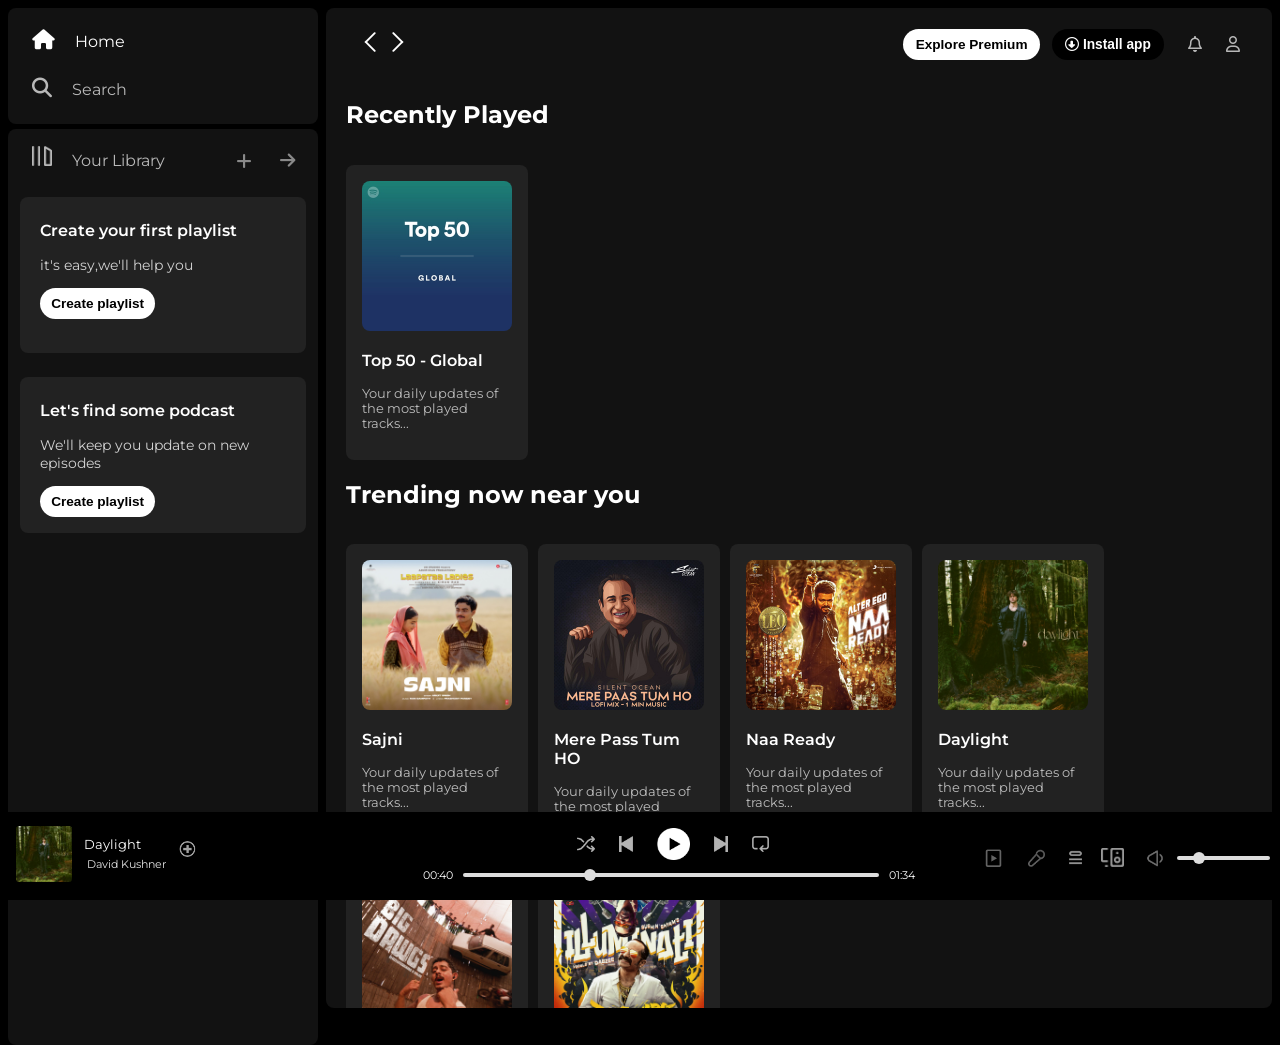
<file: index.html>
<!DOCTYPE html>
<html lang="en">

<head>
    <meta charset="UTF-8" />
    <meta name="viewport" content="width=device-width, initial-scale=1.0" />
    <!-- <link rel="stylesheet" href="bootstrap.min.css"> -->
    <!-- <link rel="stylesheet" href="/icon/icon css/all.min.css"> -->
    <!-- <link rel="stylesheet" href="/icon/icon css/fontawesome.min.css"> -->

    <link rel="stylesheet" href="https://cdnjs.cloudflare.com/ajax/libs/font-awesome/6.6.0/css/all.min.css"
        integrity="sha512-Kc323vGBEqzTmouAECnVceyQqyqdsSiqLQISBL29aUW4U/M7pSPA/gEUZQqv1cwx4OnYxTxve5UMg5GT6L4JJg=="
        crossorigin="anonymous" referrerpolicy="no-referrer" />
    <!-- <link rel="stylesheet" href="https://cdn.jsdelivr.net/npm/bootstrap@5.3.3/dist/css/bootstrap.min.css"> -->
    <link rel="preconnect" href="https://fonts.googleapis.com" />
    <link rel="preconnect" href="https://fonts.gstatic.com" crossorigin />
    <link rel="stylesheet" href="https://fonts.googleapis.com/css2?family=Material+Symbols+Outlined:opsz,wght,FILL,GRAD@24,400,0,0" />
    <link href="https://fonts.googleapis.com/css2?family=Montserrat:ital,wght@0,100..900;1,100..900&display=swap"
        rel="stylesheet" />
    <link rel="stylesheet" href="first_project.css" />
    <link rel="icon" href="./project image/logo.png" />
    <title>Spotify - Web Player: Music for everyone</title>



</head>

<body>
    <div class="main">
        <div class="sidebar">
            <div class="nav">
                <div class="nav-option" style="opacity: 1">
                    <i class="fa-solid fa-house"></i>
                    <a href="#">Home</a>
                </div>
                <div class="nav-option">
                    <icon><i class="fa-solid fa-magnifying-glass"></i></icon>
                    <a href="#">Search</a>
                </div>
            </div>
            <div class="library">
                <div class="options">
                    <div class="lib-option nav-option">
                        <img src="project image/library_icon.png" alt="" />
                        <a href="#">Your Library</a>
                    </div>
                    <div class="icon">
                        <i class="fa-solid fa-plus i1"></i>
                        <i class="fa-solid fa-arrow-right i1"></i>
                    </div>
                </div>
                <div class="lib-box">
                    <div class="box">
                        <p class="box-p1">Create your first playlist</p>
                        <p class="box-p2">it's easy,we'll help you</p>
                        <button class="badge">Create playlist</button>
                    </div>
                    <div class="box">
                        <p class="box-p1">Let's find some podcast</p>
                        <p class="box-p2">We'll keep you update on new episodes</p>
                        <button class="badge">Create playlist</button>
                    </div>
                </div>
            </div>
        </div>

        <div class="main-contant ">
            <div class="sticky-nav">
                <div class="nav-icon">
                    <img src="project image/backward_icon.png">
                    <img src="project image/forward_icon.png" class="hide">
                </div>
                <div class="sticky-nav-option">
                    <button class="badge btn hide">Explore Premium</button>
                    <button class="badge btn dark-btn"><i class="fa-regular fa-circle-down"></i> Install app</button>
                    <div class="sticky-nav-icon">
                        <i class="fa-regular fa-bell"></i>
                        <i class="fa-regular fa-user"></i>
                    </div>
                </div>
            </div>

            <h2 class="heading">Recently Played</h2>
            <div class="card-container">
                <div class="card">
                    <img src="project image/card1img.jpeg" class="card-img">
                    <p class="card-title">Top 50 - Global</p>
                    <p class="card-info">Your daily updates of the most played tracks...</p>
                </div>
            </div>

            <h2 class="heading">Trending now near you</h2>
            <div class="card-container">
                <div class="card side">
                    <img src="project image/Sajni (From downloaded from SpotiSongDownloader.com_.jpg" class="card-img">
                    <p class="card-title">Sajni</p>
                    <p class="card-info">Your daily updates of the most played tracks...</p>
                </div>
                <div class="card ">
                    <img src="project image/card3img.jpeg" class="card-img">
                    <p class="card-title">Mere Pass Tum HO</p>
                    <p class="card-info">Your daily updates of the most played tracks...</p>
                </div>
                <div class="card">
                    <img src="project image/card4img.jpeg" class="card-img">
                    <p class="card-title">Naa Ready </p>
                    <p class="card-info">Your daily updates of the most played tracks...</p>
                </div>
                <div class="card">
                    <img src="project image/Daylight downloaded from SpotiSongDownloader.com_.jpg" class="card-img">
                    <p class="card-title">Daylight</p>
                    <p class="card-info">Your daily updates of the most played tracks...</p>
                </div>
                <div class="card">
                    <img src="project image/Big Dawgs downloaded from SpotiSongDownloader.com_.jpg" class="card-img">
                    <p class="card-title">Big Dawgs</p>
                    <p class="card-info">Your daily updates of the most played tracks...</p>
                </div>
                <div class="card">
                    <img src="project image/Illuminati - From downloaded from SpotiSongDownloader.com_.jpg" class="card-img">
                    <p class="card-title">lliuminati</p>
                    <p class="card-info">Your daily updates of the most played tracks...</p>
                </div>
            </div>

            <h2 class="heading">Featured Charts</h2>
            <div class="card-container">
                <div class="card">
                    <img src="project image/card5img.jpeg" class="card-img">
                    <p class="card-title">Top Global</p>
                    <p class="card-info">Your daily updates of the most played tracks...</p>
                </div>
                <div class="card">
                    <img src="project image/card6img.jpeg" class="card-img">
                    <p class="card-title">Top India</p>
                    <p class="card-info">Your daily updates of the most played tracks...</p>
                </div>
                <div class="card">
                    <img src="project image/card1img.jpeg" class="card-img">
                    <p class="card-title">Top 50 - Global</p>
                    <p class="card-info">Your daily updates of the most played tracks...</p>
                </div>
            </div>
            <div class="footer">
                <div class="line">
                    <div class="paragraph">
                        <div class="wrap paragraph">
                            <div class="word">
                                <p class="word-title">Company</p>
                                <ul class="w2"><span>About</span></ul>
                                <ul class="w2"><span>Job</span></ul>
                                <ul class="w2"><span>For the Record</span></ul>
                            </div>
                            <div class="word">
                                <p class="word-title">Communities</p>
                                <ul class="w2"><span>For Artists </span></ul>
                                <ul class="w2"><span>Developers
                                    </span></ul>
                                <ul class="w2"><span>Advertising
                                    </span></ul>
                                <ul class="w2"><span>Investors
                                    </span></ul>
                                <ul class="w2"><span>Vendors
                                    </span></ul>
                            </div>
                            <div class="word">
                                <p class="word-title">Useful links</p>
                                <ul class="w2"><span>Support</span></ul>
                                <ul class="w2"><span>Free Mobile App<span></ul>
                            </div>
                            <div class="word">
                                <p class="word-title">Spotify Plans</p>
                                <ul class="w2"><span>Premium individual</span></ul>
                                <ul class="w2"><span>Premium Duo<span></ul>
                                <ul class="w2"><span>Premium Family<span></ul>
                                <ul class="w2"><span>Premium Student<span></ul>
                                <ul class="w2"><span>Spotify Free<span></ul>
                            </div>
                        </div>
                        <div class="sociallink">
                            <div class="footer-icon">
                                <p class="items"><button class="icon-button">
                                    <a href="https://www.instagram.com/spotify/"> <i class="fa-brands fa-instagram b1"></i></a></button>
                                    <button class="icon-button "> <a href="https://x.com/Spotify"><i class="fa-brands fa-twitter b1"></i></a></button>
                                    <button class="icon-button"><a href="https://www.facebook.com/Spotify/"><i style="margin-right:0;"
                                            class="fa-brands fa-facebook b1"></i></a></button>
                                </p>
                            </div>
                        </div>

                    </div>
                </div>
            </div>
            <div class="footer-line">
                <hr>
            </div>
            <div class="last-title-box">
                <div class="paragraph1">
                    <div class="wrap paragraph1">
                        <p class="word-title1">Legal</p>

                        <p class="word-title1">Safety & Privacy Center</p>

                        <p class="word-title1">Privacy Policy</p>

                        <p class="word-title1">Cookies</p>

                        <p class="word-title1">About</p>


                        <p class="word-title1">Accessibility</p>
                    </div>
                    <div class="footer-last-title word-title2 right">
                        <p class="fa-regular fa-copyright fa-sm md">
                        <p class="word-title12"> 2024 Spotify AW</p>
                        </p>
                    </div>
                </div>
            </div>
        </div>
        <div class="music-player">
            <div class="album">
                <div class="album-img">
                    <div class="music-title"><img src="homework project image/album_picture.jpeg" class="img-song">
                        <a class="music-text">Daylight <div class="opcity">David Kushner</div>
                        </a>
                        <div class="imgclass  music-text-smm"><img src="./homework project image/images.png"
                                class="min"></div>

                    </div>
                </div>
            </div>
            <div class="player">
                        <div class="img-progress ">
                            <img src="project image/player_icon1.png" class="progressimgbar">
                            <img src="project image/player_icon2.png" class="progressimgbar">
                            <img src="project image/player_icon3.png" class="progressimgbar middle" style="height: 2rem;opacity: 1;">
                            <img src="project image/player_icon4.png" class="progressimgbar">
                            <img src="project image/player_icon5.png" class="progressimgbar">
                        </div>
                        <div class="controller">
                            <span class="curr-time">00:40</span>
                            <input type="range" name="music" id="range" min="0" max="100" value="30" step="1" class="prograss_bar">
                            <span class="curr-time">01:34</span>
                        </div>

            </div>
            <div class="progressicon">
                <div class="img-progress-last">
                    <img src="homework project image/controls_icon1.png" class="progressimgbar1" style="height: 2.5rem;">
                    <img src="homework project image/controld_icon2.png" class="progressimgbar1" style="height: 2.5rem;">
                    <img src="homework project image/controls_icon3.png" class="progressimgbar1">
                    <img src="homework project image/controls_icon4.png" class="progressimgbar1">
                    <img src="homework project image/controls_icon5.png" class="progressimgbar1" style="height: 2.5rem;"><input type="range" name="" id=""  value="20"class="prograss_bar-to">
                    <img src="homework project image/album_icon2.png" class="progressimgbar1"style="height: 2.5rem;">
                    <img src="homework project image/Screenshot_2024-08-14_194548-removebg-preview.png" class="progressimgbar1">
                </div>
            </div>

        </div>
    </div>
</body>

</html>
</file>
<file: first_project.css>
body {
    font-family: "Montserrat", sans-serif;
    /* font-family:var(--fallback-fonts,sans-serif); */
    font-optical-sizing: auto;
    font-weight: weight;
    font-style: normal;
    margin: 0;
    color: #fff;   
    background-color: #000;

    padding: 0.5rem 0.5rem;
    
}

.main {
    display: flex;
    height: 100vh;
    
    /* padding: 0.5rem; */

}

.sidebar {
    background-color:#000;
    width:310px;
    border-radius: 0.5rem;
    margin-right: 0.5rem;
    
    
}

.main-contant {
    transform: translateX();
    background-color:#121212;
    flex: 1;
    border-radius: 0.5rem;
        /* 16 px */;
    overflow: auto;
    padding: 0 1.27rem 0 1.27rem;
    bottom:0;
    margin-bottom: -100px;
    /* padding: 0.5rem; */

    
}

a {
    text-decoration: none;
    color: white;
}

.nav {
    background-color: #121212;
    border-radius: 0.5rem;
    display: flex;
    flex-direction: column;
    justify-content: center;
    height: 100px;
    padding: 0.5rem 0.75rem;
    
}

.nav-option {
    /* height: 40px; */
    line-height: 2.0rem;
    opacity: 0.7;
    padding: 0.5rem 0.75rem;
}

.nav-option i {
    font-size: 1.25rem;
}

.nav-option a {
    font-size: 1rem;
    margin-left: 1rem;
}

.nav-option:hover {
    opacity: 1;
}

.library {
    background-color: #121212;
    border-radius: 0.5rem;
    height: 100%;
    margin-top: 0.3rem;
    /* padding: 8px 12px 8px 12px; */
    padding: 0.5rem 0.75rem;

}

.options {
    display: flex;
    justify-content: space-between;
    align-items: center;
}

.lib-option img {
    height: 1.25rem;
    width: 1.25rem;
}

.icon {
    font-size: 1.1rem;
    letter-spacing: 0.7rem;
    opacity: 0.5;
}
.icon:hover {
    opacity: 1;
}

.lib-box .box{
    padding: 0.5rem 1.25rem;
    background-color:#222222;
    border-radius: 0.5rem;
    height: 8.75rem;
    margin-top: 0.75rem;
    margin-bottom: 1.5rem;
    
}
.lib-box .box-p1{
    /* padding: 0 0 0.4rem 0 ; */
    font-weight: 600;
    font-size: 1rem
}
.lib-box .box-p2{
    /* padding: 1rem 0 0 0; */
    opacity: 0.8;
    font-size: 0.9rem;
}
.lib-box .badge{
    /* margin:0.rem  0 0 0 ; */
    padding:0.5rem 0.7rem 0.5rem 0.7rem;
    /* height: 1.8rem; */
    border: none;
    border-radius: 1.563rem;
    font-size: 0.85rem;
    background-color: white;
    font-weight: 600;
    width: fit-content;
    /* margin-bottom: 0.5rem; */

}
.btn{
        /* margin:0.rem  0 0 0 ; */
        padding:0.5rem 0.8rem 0.5rem 0.8rem;
        /* height: 1.8rem; */
        border: none;
        border-radius: 1.563rem;
        font-size: 0.85rem;
        background-color: white;
        font-weight:600;
        width: fit-content;
        /* margin-bottom: 0.5rem; */
}
.dark-btn{
    background-color: #000;
    color: white;
    font-size: 0.86rem;
    transition:0.1s;
}
.dark-btn:hover{
    transform: scale(1);
    font-size: 0.86rem;
    transition:0.1s;
}
.btn:hover{
    transform: scale(1.1);

}

.sticky-nav{
    position:sticky;
    background-color:#121212;
    display: flex;
    justify-content: space-between;
    align-items: center;
    padding: 1rem 0rem 1rem 0rem;
    z-index: 10;
    top: 0;

    
}
.nav-icon{
    margin-left: 0.75rem;
}
.sticky-nav-option{
    display: flex;
    justify-content: center;
    align-items: center;
}
.sticky-nav-option button{
    margin-right:0.75rem ;
}
.sticky-nav-icon{
    display: flex;
    justify-content: center;
    align-items: center;
}
.sticky-nav-icon i{
    margin:0.75rem;
    opacity: 0.7;
}
.sticky-nav-icon i:hover{
    opacity: 1;
}

@media (max-width:1000px){
    .hide{
        display: none;
        /* opacity:0; */
    }
}

.card{
    
    background-color: #222222;
    width: 150px;
    border-radius: 0.5rem;
    padding: 1rem;
    /* margin-left: 0.7rem; */
    /* transform: translateX(10px); */
    margin-top:1rem ;   

    
}

.card-container{
    display: flex;
    flex-wrap: wrap;
    column-gap:10px;
    /* padding: 1rem; */
    /* transform: translateX(10px); */
}
.card-img{
    width: 100%;
    border-radius: 0.5rem;
}
.card-title{
    /* opacity: 0.7; */
    font-weight: 600;
}
.card-info{
font-size: 0.80rem;
opacity: 0.7;
}
.footer{
    height: 300px;
    padding: 2.5rem 0 0 0;
    

}
.line{
    height: 27rem;
    padding: 0.5rem 2rem 2.5rem;
}
.paragraph{
    height: 13rem;
    flex-wrap:wrap;
    display: flex;
    /* justify-content: space-between; */
    justify-content: space-between;
    justify-items: center;
    align-items: start;
    margin-top: 20px;

}
.paragraph1{
    /* height: 13rem; */
    flex-wrap:wrap;
    display: flex;
    justify-content: space-between;
    /* justify-content: space-between; */
    /* justify-items: center; */
    align-items: center;

    /* margin-top: 20px; */
}
.last-title-box{
    transform: translateX(1.901rem);
}
.right{
    /* padding: 0 1.5rem 0 0; */
    transform: translateX(-2rem);

}
.word-title1{
    color: #ffffff;
    opacity: 0.8;
    /* font-weight: 700; */
    /* height: 20px;/ */
    margin: 0rem 1rem 0rem 0rem;
    font-size: 0.8rem;
}
.word-title2{
    color: #ffffff;
    opacity: 0.8;
    /* font-weight: 700; */
    /* height: 20px;/ */
    margin: 0rem 1rem 0rem 0rem;
    font-size: 0.8rem;
}
.word-title1:hover{
    cursor: pointer;
    opacity: 1;
}
.word{
    height:11.25rem;
    width: 10rem;
    margin: 0 1.5rem 2rem 0;
}
.w2{
    padding: 0rem 0rem 0.5rem;
    margin: 0 0 0 0;
    font-size: 15px;
}
.word-title{
    color: #ffffff;
    opacity: 1;
    font-weight: 700;
    height: 22px;
}
.w2 span{
    opacity: 0.8;
}
.w2 span:hover{
    opacity: 1;
    text-decoration: underline;
    cursor: pointer;
}
.footer-icon .items {
    display: flex;
    /* transform: translateX(-20px); */
    /* transform: scale(1.1); */
    /* font-size: 1.5rem; */
    /* padding: 0rem 1.2rem 0rem 0rem; */
    width: 100%;
    flex-wrap: wrap;
    /* justify-items: center;
    align-items: start; */
    place-content: center;

}
.b1{
    border-radius:50% ;
    /* background-color: ; */
    width: fit-content;
    text-align: center;
    padding: 5px;
    font-size: 15px;
}
.icon-button{
    border-radius:50% ;
    padding: 5px;
    /* margin-right: 0.5rem; */
    margin: 0rem 0.6rem 0rem 0rem;
    border: none;
    background-color: #222222;
    color: #fff;
}
.icon-button:hover{
    background-color: #727272;
}
.footer-line hr{
    margin-top: 20px;
    margin-bottom: 20px;
    opacity: 0.1;
}
.footer-last-title{
    display:flex;
    flex-wrap: wrap;
    align-items: center;
    justify-content:space-between ;
}
.md{
    margin-right:3px ;
}


.music-player {
    
    background-color:#000;
    position: fixed;
    bottom: 0;
    width: 100%;
    height: 4.5rem;
    display: flex;
    padding: 0.5rem;
    justify-content: space-between;
}
.album{
    width: 25%;
}
.img-song{  
    /* padding: 0 0 0 0.5rem; */
    border-radius: 0.2rem;
    height: 3.5rem;
    width: 3.5rem;
    transform:translateY(6px);
    
}
.music-title{
    display:flex;
    justify-items: center;
    align-items: center;
}
.music-text{
    /* transform: translateX(); */
    font-size:0.8rem;
    display: flex;
    flex-direction:column;
    align-items:center;
    flex-wrap: wrap;
    flex-grow: 0.01;
    row-gap:5px;
    color:#fff;
    opacity: 1;
    transform:translateY(6px);
    
}
.opcity{
    transform: translateX(0.900rem);
    font-size:11px;
    opacity: 0.9;
    color: #fff;
}
.opcity:hover{
    opacity: 1;
    text-decoration: underline;
}
.music-text-smm{
    transform: translateX(0.900rem);
    font-size:11px;
    opacity: 0.9;
}
.music-text{
    opacity: 1;
    cursor: pointer;
}
.min{
    height: 1rem;
    width: 1rem;
    color: white;
    background-color:#000;
    border-radius: 50%;
    padding: 0.5rem;
    opacity: 0.7;
    margin-top: 5px;
    margin-left: 5px;

}
.min:hover{
    opacity: 1;
    cursor: pointer;
}

.player{
    width: 50%;

    
}
.img-progress{
    display: flex;
    justify-content: center;
    align-items: center;

}
.progressimgbar{
    height: 1rem;
    padding: 0.5rem;
    margin-left: 0.5rem;
    opacity: 0.7;
}
.progressimgbar:hover{
    opacity: 1;
    cursor: pointer;
}
.controller{
    display: flex;
    justify-content: center;
    align-items: center;
}
.prograss_bar{
    width: 65%;
    height: 0.75rem;
    appearance: none;
    background-color: transparent;
    cursor: pointer;
}
.prograss_bar::-webkit-slider-runnable-track{
    background-color: #ddd;
    border-radius:6.25rem;
    height: 0.2rem;
    /* width: 27.425rem; */
    margin-bottom:15px ;
}
.prograss_bar::-webkit-slider-thumb{
    appearance: none;
    height: 12px;
    width: 12px;
    border-radius: 50%;
    background-color:#ddd;
    margin-top: -4px;
    opacity: 1;
}
.prograss_bar::-webkit-slider-runnable-track:hover{
    opacity: 0.8;
    background-color:#1ed760;
}
.prograss_bar::-webkit-slider-thumb:hover{
    background-color:#ffffff;
    opacity: 1;
    transition: 0.2s;
}
.curr-time{
    margin-bottom:15px;
    padding: 0 0.5rem 0 0.5rem;
    font-size: 0.7rem;
}
.progressicon{
    width: 23%;
    transform:translateX(15px) ;
}
.img-progress-last{
    display: flex;
    align-items: center;
    justify-content:center;
}

.progressimgbar1{
    display:flex;
    justify-content: center;
    margin-top:0.6rem ;
    height: 1.2rem; 
    padding: 0.5rem;
    /* margin-left: 0.5rem; */
    opacity: 0.6;
    color: #fff;

}
.progressimgbar1:hover{
    opacity: 1;
    color: #ffffff;
    cursor: pointer;
}
.prograss_bar-to{
    width: 5.813rem;
    height: 0.75rem;
    appearance: none;
    background-color: transparent;
    cursor: pointer;
}
.prograss_bar-to::-webkit-slider-runnable-track{
    background-color: #ddd;
    border-radius:6.25rem;
    height: 4px;
    /* width: 27.425rem; */
    transform: translateY(5px);
}
.prograss_bar-to::-webkit-slider-runnable-track:hover{
    background-color:#1ed760;

}
.prograss_bar-to::-webkit-slider-thumb{
    appearance: none;
    height: 12px;
    width: 12px;
    border-radius: 50%;
    background-color:#ddd;
    margin-top: -4px;
    opacity: 1;
}
@media (max-width:1190px) {
    .sociallink{
        opacity: 0;
    }
}

@media (max-width:1166px) {
    .last-title-box{
        display: none;
    }
}
@media (max-width:1175px) {
    .footer-line{
        display: flex;
        flex-wrap: wrap;
        bottom: 0;
        /* margin-bottom: 100%; */
    }
}
@media (max-width:802px) {
    .main{
        display: flex;
        flex-wrap: wrap;
        top: 0;
        height: 100vh;
        width: 100%;
        /* transform: scale(-50); */
    }
}
</file>
